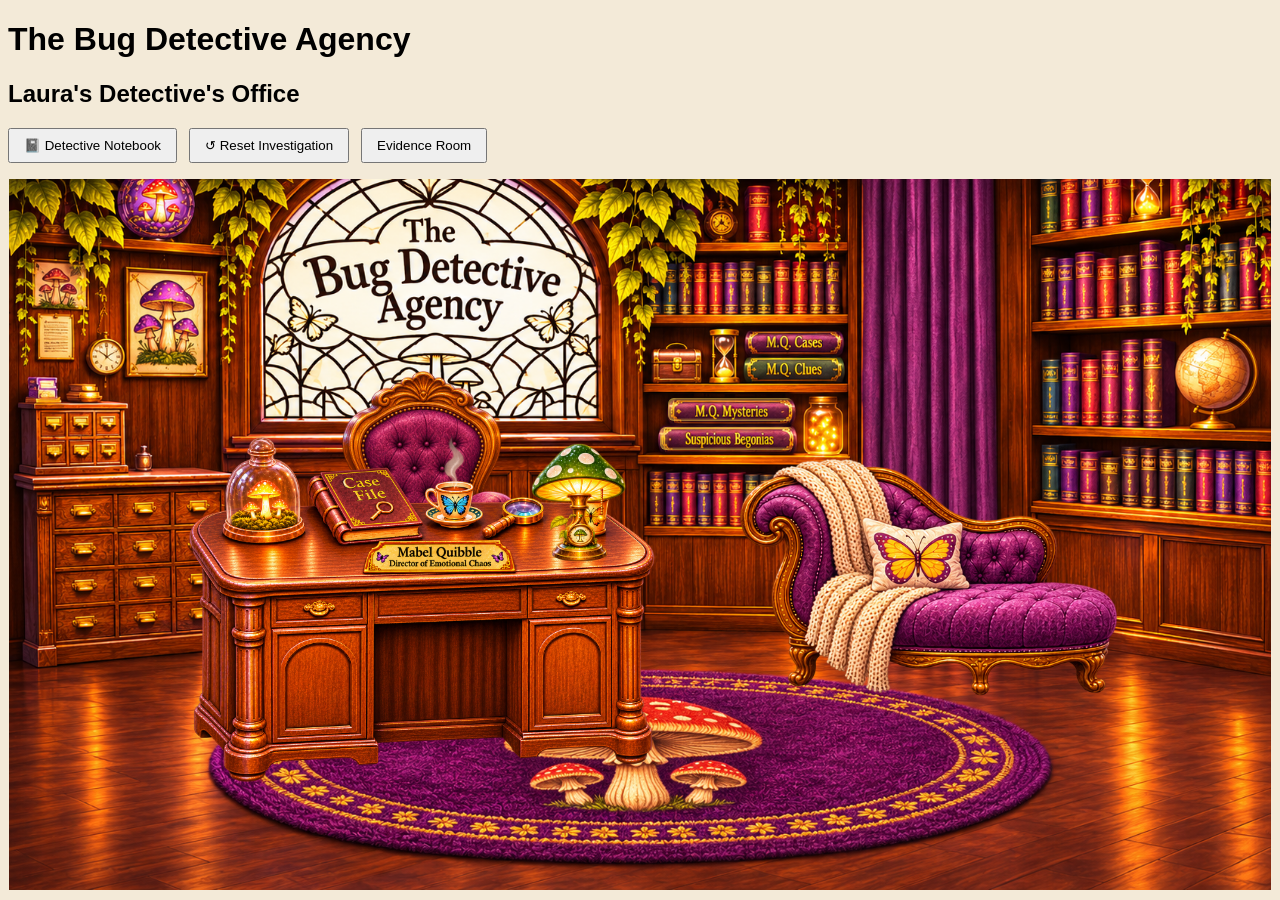
<file: index.html>
<!DOCTYPE html>
<html lang="en">
<head>
  <meta name="viewport" content="width=device-width, initial-scale=1">
  <title>The Bug Detective Agency</title>
  <link rel="stylesheet" href="style.css">
</head>
<body>

  <h1>The Bug Detective Agency</h1>
  <h2>Laura's Detective's Office</h2>

<div id="top-controls">
    <button type="button" id="notebook-button">
        📓 Detective Notebook
    </button>

    <button type="button" id="reset-investigation">
        ↺ Reset Investigation
    </button>
    <button type="button" id="visit-garden" hidden>
    Head to the Garden
    </button>
    <button type="button" id="open-evidence-room">Evidence Room</button>
</div>
<p class="rotate-hint">Rotate your device sideways for a wider view of the office.</p>
<div id="flower-lamp-offer" hidden>
    <p>Mabel: “Detective, Can I please bring my lamp to the office?”</p>
    <button type="button" id="accept-flower-lamp">Bring out the lamp</button>
</div>
  <main id="office">

    <section id="left-side">
<div id="window">
    <div class="window-glass">
        <div class="window-blind"></div>
        <div class="window-blind"></div>
        <div class="window-blind"></div>
        <div class="window-blind"></div>
    </div>
</div>
<!-- The bookshelves are painted into the background picture now, so #bookcase is only an
     invisible layer. The button below sits over the painted Suspicious Begonias book. -->
<div id="bookcase">
    <button type="button" id="mysteries-book" aria-label="M.Q. Mysteries: examine R04" aria-haspopup="dialog" aria-controls="record-r04-dialog"></button>
    <button
        type="button"
        id="begonia-book"
        class="special-book"
        aria-label="Suspicious Begonias"
    ></button>
</div>
        
  
<div id="chaise">

    <img src="images/objects/03_purple_chaise.png" alt="Mabel's purple velvet chaise with a cream knitted throw and a butterfly pillow">
        <div id="mabel">Mabel reading a battered case file (placeholder)</div>
  </div>

    </section>

    <section id="right-side">
      <!-- Decorative chair: sits behind the desk and never takes clicks. -->
      <img id="chair" src="images/objects/Whimsical_chair.png" alt="">

      <!-- Decorative flower floor lamp: behind the desk and the chaise, never takes clicks. -->
      <img id="flower-lamp" src="images/objects/04_orange_flower_floor_lamp (2).png" alt="" hidden>
      <img id="reward-table"
     src="images/objects/Ornate Table with Butterfly Flower Pot.png"
     alt=""
     hidden>
      <img id="flower-pot-2" src="images/objects/Flower Pot 2.png" alt="" hidden>
      <img id="flower-pot-3" src="images/objects/Flower Pot 3.png" alt="" hidden>
      <img id="sleeping-kitty" src="images/objects/Kitty in a Basket.png" alt="" hidden>
      <!-- Mario's mushroom lamp, standing on the desk. The picture is decoration;
           the button is the real control. It comes before #desk in the page so the
           keyboard Tab order stays the same (lamp, then Case File). -->
      <div id="mushroom-lamp">
        <img src="images/objects/06_mario_green_mushroom_lamp.png" alt="">
        <button type="button" class="desk-lamp" id="mario-lamp" aria-pressed="false">
         🟢 Mario's Lamp
        </button>
      </div>

      <div id="desk">

    <div class="desk-folder">
        📁 Case #001 — UNSOLVED
    </div>

    <div class="desk-nameplate">
        Mabel Quibble — Director of Emotional Chaos
    </div>

    <button id="case-file-button">
        Look at the Case File
    </button>
  </div>
</section>

<button
    type="button"
    id="filing-cabinet-button"
    class="cabinet-hotspot"
    aria-label="Examine the filing cabinet"
    title="Examine filing cabinet"
>
    <span class="visually-hidden">
        Examine filing cabinet
    </span>
</button>
<button type="button" id="filing-cabinet-r03" class="cabinet-hotspot" aria-label="Preview drawer R03" aria-haspopup="dialog" aria-controls="cabinet-preview"></button>
<button type="button" id="filing-cabinet-r05" class="cabinet-hotspot" aria-label="Preview drawer R05" aria-haspopup="dialog" aria-controls="cabinet-preview"></button>
<div id="tea-steam" hidden aria-hidden="true">
    <span class="steam steam-1"></span>
    <span class="steam steam-2"></span>
    <span class="steam steam-3"></span>
</div>
<div id="reward-plant" hidden aria-hidden="true">
    <img src="images/objects/Flower Pot 1.png" alt="">
</div>

</main>
<section id="garden-scene" aria-labelledby="garden-title" hidden>
    <h2 id="garden-title">The Garden</h2>
    <button type="button" id="return-to-office">Return to the Office</button>
    <img
        src="images/backgrounds/Sunlit Storybook Garden Retreat.png"
        alt="A sunlit storybook garden"
    >
</section>

  <section id="evidence-room" aria-labelledby="evidence-room-title" hidden>
    <h2 id="evidence-room-title">Evidence Room</h2>
    <button type="button" id="leave-evidence-room">Return to the Office</button>
    <p>Place your evidence here on the board. Help yourself to the magnets in the tray.</p>
    <div class="evidence-board-art">
        <div id="evidence-board-slots" aria-label="Whiteboard"></div>
        <div id="evidence-magnet-tray" role="group" aria-label="Place a magnet"></div>
        
    </div>
    <div id="evidence-board-records" role="group" aria-label="Collected records">
        <button type="button" data-pin-record="r01" hidden>Pin R01</button>
        <button type="button" data-pin-record="r02" hidden>Pin R02</button>
        <button type="button" data-pin-record="r03" hidden>Pin R03</button>
        <button type="button" data-pin-record="r04" hidden>Pin R04</button>
        <button type="button" data-pin-record="r05" hidden>Pin R05</button>
        <button type="button" id="pin-all-records" disabled>Pin All Collected Evidence</button>
        <button type="button" id="return-loose-magnets" disabled>Return to tray</button>
    </div>
    <p id="evidence-board-status" role="status"></p>
</section>

  <dialog id="case-panel" aria-labelledby="case-title">
  <h3 id="case-title">Case Files</h3>
  
  <button type="button" id="close-case-file">Close Case Files ✕</button>
    <ul>
      <li>Case #001: The Curious Case of the Mixed-Up Records — UNSOLVED
        <p>Three agency records disagree about a mysterious plant.</p>
        <h4>Evidence Records</h4>
        
<article>
  <section id="record-r01" aria-labelledby="record-r01-title">
    <h5 id="record-r01-title">R01 — Plant Delivery Register</h5>

    <h5>Bramblewick Garden Society</h5>
    <p>Official Plant Delivery Register</p>

    <p><strong>Register Number:</strong> BG-218</p>
    <p><strong>Date Received:</strong> September 18</p>
    <p><strong>Supplier:</strong> Fern & Fable Nursery</p>
    <p><strong>Item:</strong> 12 trays of begonias</p>
    <p><strong>Delivery Location:</strong> Service entrance</p>
    <p><strong>Recorded By:</strong> Penelope Finch</p>

  </section>

</article>

      </li>
    </ul>
  </dialog>
  <dialog id="notebook-panel" aria-labelledby="notebook-title">
    <h3 id="notebook-title">Detective Notebook</h3>

    <button type="button" id="close-notebook">Save & Close 📓</button>

<div class="notebook-tabs" aria-label="Notebook sections">
  <button type="button" class="notebook-tab active"
          data-page="evidence-page">
    Evidence
  </button>

  <button type="button" class="notebook-tab"
          data-page="notes-page">
    Field Notes
  </button>

  <button type="button" class="notebook-tab"
          data-page="case-page">
    Case #001
  </button>
</div>

    <p>
        Use this notebook to write down observations, questions, and theories.
    </p>
    <div id="evidence-page" class="notebook-page">
    <!-- Your EXISTING Collected Evidence section stays here -->
   
    <section id="notebook-evidence">
    <h4>Collected Evidence</h4>

    <p id="notebook-no-evidence">
        No collected documents yet.
    </p>
        
    <div id="notebook-r01" data-found-key="recordR01Found" hidden>
    <p>
        <strong>R01 — Plant Delivery Register</strong>
    </p>

    <p>Examined in the agency Case Files.</p>

    <button type="button" id="notebook-open-r01">
        Examine R01
    </button>
    </div>

    <div id="notebook-r02" data-found-key="recordR02Found" hidden>
        <p>
            <strong>R02 — Revised Plant Delivery Register</strong>
        </p>

        <p>Found in the agency filing cabinet.</p>

        <button type="button" id="notebook-open-r02">
            Examine R02
        </button>
    </div>

    <div id="notebook-r03" data-found-key="recordR03Found" hidden>
        <p><strong>R03 — Garden Maintenance Log (draft)</strong></p>
        <p>Found in the agency filing cabinet.</p>
        <button type="button" class="dialog-action" data-cabinet-record="filing-cabinet-r03">Examine R03</button>
    </div>

    <div id="notebook-r04" data-found-key="recordR04Found" hidden>
        <p><strong>R04 — Witness Observation (draft)</strong></p>
        <p>Found in M.Q. Mysteries.</p>
        <button type="button" id="notebook-open-r04" class="dialog-action">Examine R04</button>
    </div>

    <div id="notebook-r05" data-found-key="recordR05Found" hidden>
        <p><strong>R05 — Original Delivery Slip (draft)</strong></p>
        <p>Found in the agency filing cabinet.</p>
        <button type="button" class="dialog-action" data-cabinet-record="filing-cabinet-r05">Examine R05</button>
    </div>
    </section>
    </div>
    <div id="notes-page" class="notebook-page" hidden>
    <label for="detective-notes"><strong>Field Notes</strong></label>
    <textarea
        id="detective-notes"
        rows="12"
        placeholder="What did you notice? What seems suspicious? What questions do you have?"
    ></textarea>

    <p id="notes-status" aria-live="polite">Notebook ready.</p>
</div>
<div id="case-page" class="notebook-page" hidden>
  <h3>Case #001</h3>
  <h4>The Curious Case of the Mixed-Up Records</h4>
  <p>
    Several agency records disagree about a
    mysterious plant delivery.
  </p>
</div>

    
</dialog>

<!-- R02 — Revised Plant Delivery Register -->

<dialog id="record-r02-dialog" aria-labelledby="r02-title">

    <h3 id="r02-title">
        R02 — Revised Plant Delivery Register
    </h3>

    <p><strong>Bramblewick Garden Society</strong></p>
    <p>Revised Plant Delivery Register</p>

    <p><strong>Register Number:</strong> BG-218</p>
    <p><strong>Date:</strong> September 19</p>
    <p><strong>Supplier:</strong> Fern &amp; Fable Nursery</p>
    <p><strong>Item:</strong> 12 trays of begonias</p>
    <p><strong>Location:</strong> East Begonia Bed</p>

    <p id="r02-discovery-message" aria-live="polite"></p>

    <button type="button" id="close-r02">
        Return to Office
    </button>

</dialog>


<dialog id="case-archive" class="office-document" aria-labelledby="case-archive-title">
    <h3 id="case-archive-title">Case #000 — The Missing Garden Gnome</h3>
    <form method="dialog"><button type="submit" class="dialog-action">Close Archive ✕</button></form>
    <p><strong>Original recorded status: SOLVED</strong></p>
    <p id="mabel-dialogue">The flowers are innocent, Detective. It's what's hiding inside them that confounds me.</p>
    <p>Mr. Pickles disappeared. The earlier investigation accepted a prank explanation without sufficiently verifying his recovery. Historical records and photographs survived the cleanup.</p>
    <figure>
        <img src="images/objects/lost_mr._pickles.png" style="max-width: 100%; height: auto;" alt="A dark hole in the grass between the wooden arch and the fountain">
        <figcaption>Archived garden photo of the fall site, before the begonias arrived.</figcaption>
    </figure>
    <p><em>Archive placeholder: The report (R07) and statements are awaiting approval.</em></p>
</dialog>

<dialog id="cabinet-preview" class="office-document" aria-labelledby="cabinet-preview-title">
    <h3 id="cabinet-preview-title">Cabinet drawer preview</h3>
    <p><strong>Draft preview</strong></p>

<div id="filing-cabinet-r03-draft" class="cabinet-draft" hidden>
    <p><strong>Bramblewick Garden Society</strong></p>
    <p>Garden maintenance records mention work near the East Begonia Bed. Freshly disturbed soil was observed in the area, although the entry does not explain what caused the disturbance.</p>
    <p><em>Record details and author awaiting approval.</em></p>
</div>

<div id="filing-cabinet-r05-draft" class="cabinet-draft" hidden>
    <p><strong>Fern &amp; Fable Nursery</strong></p>
    <p>An original delivery slip records an order of twelve trays of begonias under reference BG-218. Its delivery details may help establish which information in the agency's registers came from the original shipment.</p>
    <p><em>Original delivery date, location and confirmation details awaiting approval.</em></p>
</div>
    <form method="dialog"><button type="submit" class="dialog-action">Return to Office</button></form>
</dialog>

<dialog id="record-r04-dialog" class="office-document" aria-labelledby="r04-title">
    <h3 id="r04-title">R04 — Witness Observation</h3>
    <p><strong><p><strong>Bramblewick Garden Society</strong></p>
<p>A witness reported seeing the begonias move when there was no noticeable breeze. The movement appeared unusual, but the witness could not determine what caused it.</p>
<p><em>Draft. Witness identity, observation date and exact statement awaiting approval.</em></p></strong> This record concerns a report that the begonias appeared to move. The witness, wording, and date are awaiting approval.</p>
    <form method="dialog"><button type="submit" class="dialog-action">Close R04</button></form>
</dialog>

<script src="script.js"></script>
<script src="evidence-board.js"></script>
</body>
</html>
</file>
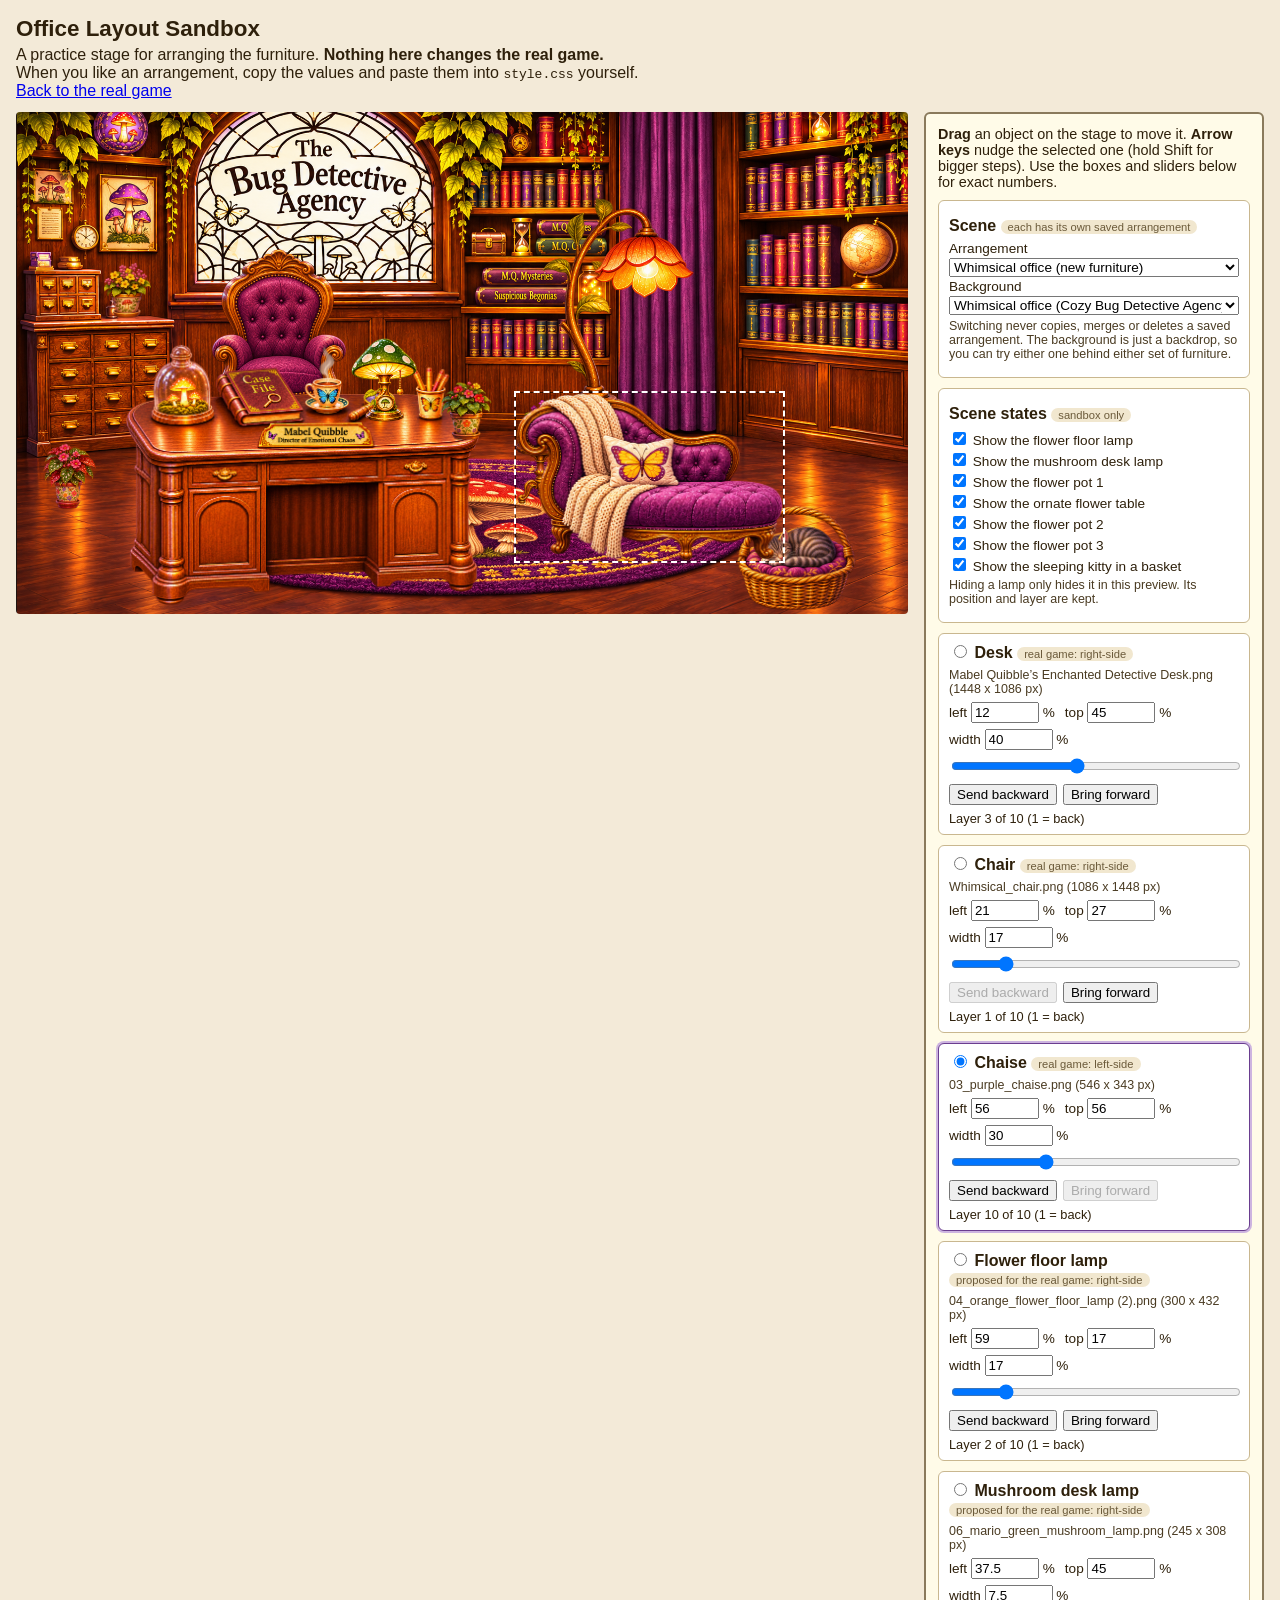
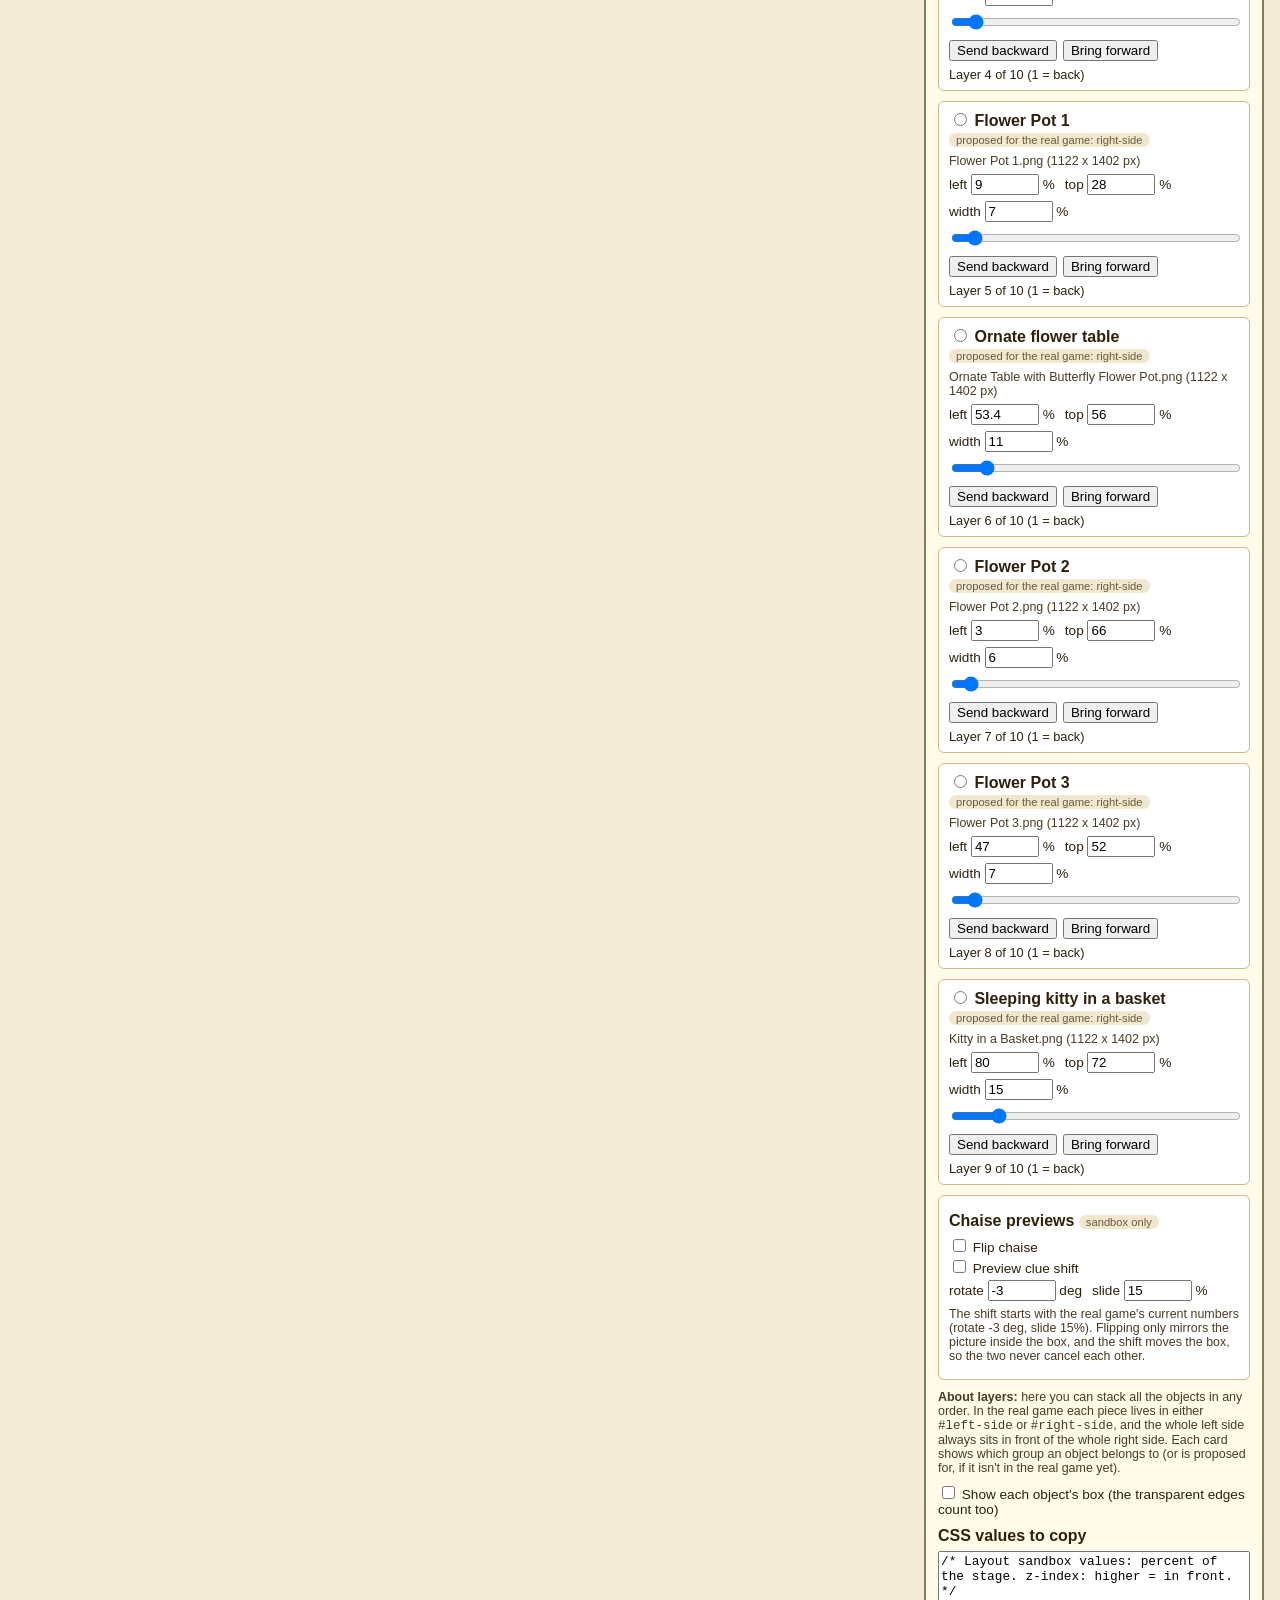
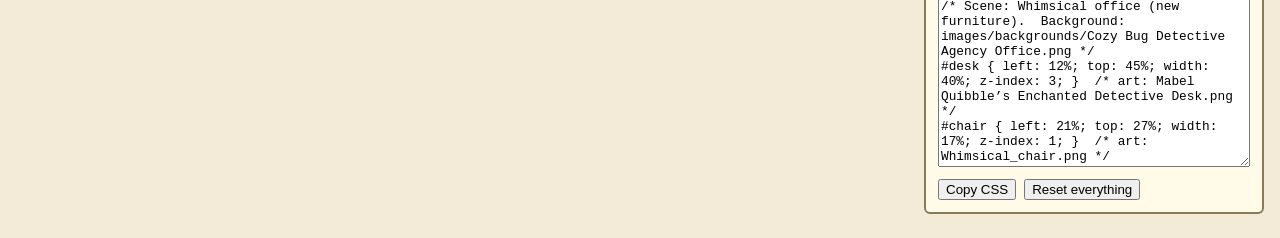
<file: layout-sandbox.html>
<!DOCTYPE html>
<html lang="en">
<head>
  <meta charset="UTF-8">
  <meta name="viewport" content="width=device-width, initial-scale=1">
  <title>Office Layout Sandbox</title>
  <link rel="stylesheet" href="layout-sandbox.css">
</head>
<body>

  <header class="top">
    <h1>Office Layout Sandbox</h1>
    <p class="note">
      A practice stage for arranging the furniture. <strong>Nothing here changes the real game.</strong>
      When you like an arrangement, copy the values and paste them into <code>style.css</code> yourself.
      <a href="index.html">Back to the real game</a>
    </p>
  </header>

  <div class="layout">

    <!-- THE STAGE: same 16:9 box and background as #office in the real game.
         layout-sandbox.js builds one .item per piece of furniture and positions it
         with left / top / width in percent of the stage. -->
    <div id="stage" class="stage" tabindex="0" role="group"
         aria-label="Office stage. Select an object, then use the arrow keys to nudge it."></div>

    <aside class="panel">

      <p class="help">
        <strong>Drag</strong> an object on the stage to move it.
        <strong>Arrow keys</strong> nudge the selected one (hold Shift for bigger steps).
        Use the boxes and sliders below for exact numbers.
      </p>

      <section class="previews scene-picker">
        <h2>Scene <span class="tag">each has its own saved arrangement</span></h2>
        <label class="option">
          Arrangement
          <select id="scene-select">
            <option value="whimsical">Whimsical office (new furniture)</option>
            <option value="sunlit">Earlier Sunlit office (your saved v2 arrangement)</option>
          </select>
        </label>
        <label class="option">
          Background
          <select id="background-select">
            <option value="cozy">Whimsical office (Cozy Bug Detective Agency Office)</option>
            <option value="sunlit">Sunlit window (the original, for comparison)</option>
          </select>
        </label>
        <p class="small">
          Switching never copies, merges or deletes a saved arrangement.
          The background is just a backdrop, so you can try either one behind either set of furniture.
        </p>
      </section>

      <section class="previews" id="scene-states" hidden>
        <h2>Scene states <span class="tag">sandbox only</span></h2>
        <div id="scene-states-list"></div>
        <p class="small">
          Hiding a lamp only hides it in this preview. Its position and layer are kept.
        </p>
      </section>

      <div id="cards"></div>

      <section class="previews">
        <h2>Chaise previews <span class="tag">sandbox only</span></h2>
        <label class="option">
          <input type="checkbox" id="flip-chaise">
          Flip chaise
        </label>
        <label class="option">
          <input type="checkbox" id="shift-preview">
          Preview clue shift
        </label>
        <div class="fields shift-fields">
          <label>rotate <input type="number" step="0.5" id="shift-rot"> deg</label>
          <label>slide <input type="number" step="0.5" id="shift-x"> %</label>
        </div>
        <p class="small" id="shift-note"></p>
      </section>

      <div id="layer-warning" class="warning" role="status" hidden></div>
      <p class="small">
        <strong>About layers:</strong> here you can stack all the objects in any order.
        In the real game each piece lives in either <code>#left-side</code> or <code>#right-side</code>,
        and the whole left side always sits in front of the whole right side.
        Each card shows which group an object belongs to (or is proposed for, if it isn't in the real game yet).
      </p>

      <label class="option">
        <input type="checkbox" id="show-boxes">
        Show each object's box (the transparent edges count too)
      </label>

      <h2>CSS values to copy</h2>
      <textarea id="readout" readonly rows="14" aria-label="Copyable CSS values"></textarea>
      <div class="actions">
        <button type="button" id="copy">Copy CSS</button>
        <button type="button" id="reset">Reset everything</button>
        <span id="status" role="status" aria-live="polite"></span>
      </div>

    </aside>
  </div>

  <script src="layout-sandbox.js"></script>
</body>
</html>
</file>
<file: style.css>
body {
  font-family: sans-serif;
  background-color: #f3ead8;
}

/* THE SCENE
   #office is the stage: a 16:9 box with the illustrated room as its background.
   position: relative makes it the parent container that the furniture below
   measures its percentages against. */
#office {
    position: relative;
    width: 100%;
    aspect-ratio: 16 / 9;
    overflow: hidden;

    background-image: url("images/backgrounds/Cozy Bug Detective Agency Office.png");
    background-size: contain;
    background-position: center;
    background-repeat: no-repeat;

    
}

/* The two old columns are now invisible layers that each cover the whole scene,
   so the furniture inside them is placed relative to the scene.
   pointer-events: none lets clicks fall through to whatever is underneath;
   the furniture turns clicks back on for itself. */
#left-side,
#right-side {
    position: absolute;
    inset: 0;
    padding: 0;
    border: none;
    pointer-events: none;
}

#left-side {
    z-index: 2;
}

#right-side {
    z-index: 1;
}

/* Mabel's chaise, on the rug, in front of everything on the right-hand layer.
   Approved in the layout sandbox: left / top / width are percent of the scene.
   (In the sandbox the chaise was layer 5 of 5. Here it lives in #left-side, which always
   sits in front of #right-side, so it is above the chair, flower lamp, desk and mushroom
   lamp automatically.) The flip is OFF, so the picture is drawn as it was painted. */
#chaise {
    position: absolute;
    left: 57.8%;
    top: 39.3%;
    width: 30%;
    z-index: 2;
    background: transparent;
    padding: 0;
    border: none;
    margin: 0;
    pointer-events: none;
}

#chaise img {
    width: 100%;
    height: auto;
    display: block;
}

/* THE RIGHT-HAND LAYER (#right-side)
   Five pieces, back to front, using the sandbox's approved order:
   chair (1) -> flower lamp (2) -> desk (3) -> mushroom lamp (4).
   All of them sit behind the chaise, which is in #left-side. */

/* Illustrated desk. The picture is the desk's background; the box is the same 4:3 shape
   as the picture (1448 x 1086), so left / top / width place it exactly as in the layout
   sandbox. The box itself ignores the mouse; only the Case File button on it is clickable. */
#desk {
    position: absolute;
    left: 14%;
    top: 35.1%;
    width: 37.3%;
    aspect-ratio: 1448 / 1086;
    z-index: 3;
    box-sizing: border-box;
    pointer-events: none;

    background-image: url("images/objects/Mabel Quibble\2019s Enchanted Detective Desk.png");
    background-size: 100% 100%;
    background-repeat: no-repeat;
}

/* Decorative chair: behind the desk (z-index 1 vs the desk's 3), never clickable. */
#chair {
    position: absolute;
    left: 24.4%;
    top: 26.6%;
    width: 17%;
    height: auto;
    z-index: 1;
    display: block;
    pointer-events: none;
}

/* Decorative orange flower floor lamp: behind the desk and behind the chaise, never
   clickable. Its flower head arches over the seating area. */
#flower-lamp {
    position: absolute;
    left: 62.9%;
    top: 17.1%;
    width: 19.7%;
    height: auto;
    z-index: 2;
    
    pointer-events: none;
}
#reward-table {
    position: absolute;
    left: 53.3%;
    top: 33%;
    width: 18.4%;
    height: auto;
    z-index: 0;
    pointer-events: none;
}

#flower-pot-2 {
    position: absolute;
    left: 92.2%;
    top: 22.1%;
    width: 6%;
    height: auto;
    z-index: 4;
    pointer-events: none;
}

#flower-pot-3 {
    position: absolute;
    left: 13.9%;
    top: 31.8%;
    width: 12.3%;
    height: auto;
    z-index: 4;
    pointer-events: none;
}

#sleeping-kitty {
    position: absolute;
    left: 0.9%;
    top: 70.8%;
    width: 15%;
    height: auto;
    z-index: 0;
    pointer-events: none;
}
/* Mario's mushroom lamp, standing on the desktop (in front of the desk). The box ignores
   the mouse; only the invisible button over the lamp itself is clickable. The box is the
   same shape as the picture (245 x 308). */
#mushroom-lamp {
    position: absolute;
    left: 41.4%;
    top: 37.2%;
    width: 7.5%;
    z-index: 4;
    pointer-events: none;
}

#mushroom-lamp img {
    display: block;
    width: 100%;
    height: auto;
    transition: filter 0.25s ease;
}

/* "On" look for the lamp: the painted lamp is always drawn lit, so turning it on adds a
   soft golden halo around the lamp's own outline (a drop-shadow follows the picture's shape,
   so there is no rectangle). :has() lets the picture react when the button gets .lamp-on. */
#mushroom-lamp:has(.lamp-on) img {
    filter: drop-shadow(0 0 8px rgba(255, 226, 138, 0.95)) drop-shadow(0 0 18px rgba(255, 200, 90, 0.55));
}

/* The two clickable things are real buttons laid invisibly over the painted art.
   Their words are still there for screen readers (and script.js still swaps the Case File
   label); color: transparent just stops the words from being drawn on top of the picture. */
#case-file-button,
#mario-lamp {
    position: absolute;
    box-sizing: border-box;
    appearance: none;
    margin: 0;
    padding: 0;
    border: none;
    border-radius: 6px;
    background: transparent;
    color: transparent;
    font-size: 1rem;
    overflow: hidden;
    cursor: pointer;
    pointer-events: auto;
}

/* Case File: over the painted book on the desk (measured on the 1448 x 1086 desk picture,
   as percent of the desk box). */
#case-file-button {
    left: 27%;
    top: 12%;
    width: 23%;
    height: 20%;
}

/* Mario's lamp button: over the lamp itself, inside the lamp's box. The four numbers are
   the lamp picture's transparent margins (top right bottom left). */
#mario-lamp {
    inset: 0.3% 0.4% 0.6% 0.8%;
}

/* Visible keyboard focus for both: a two-tone ring (light gold + dark brown) that reads on
   dark wood and on the lit lamp. Same recipe as the Suspicious Begonias button. */
#case-file-button:focus-visible,
#mario-lamp:focus-visible {
    outline: 3px solid #ffe28a;
    outline-offset: 2px;
    box-shadow: 0 0 0 2px #3b2400;
}

/* The folder label and the nameplate are painted on the new desk (the nameplate reads
   "Mabel Quibble, Director of Emotional Chaos"), so the HTML versions are no longer drawn.
   Their words stay in the page for screen readers. */
.desk-folder,
.desk-nameplate {
    position: absolute;
    width: 1px;
    height: 1px;
    margin: -1px;
    padding: 0;
    border: 0;
    overflow: hidden;
    clip-path: inset(50%);
    white-space: nowrap;
}

#case-panel {
    background-color: #fff8e7;
    background-image: url("images/backgrounds/file_paper_copy.png");
    background-position: center;
    background-repeat: no-repeat;
    background-size: 100% 100%;
}
/* CASE FILES POPUP NOTEBOOK */

#case-panel {
    width: min(600px, calc(100vw - 32px));
    max-height: calc(100dvh - 32px);
    box-sizing: border-box;
    overflow-y: auto;
    margin: auto;
    padding: 24px;
    border-radius: 12px;
}

/* Darken the office behind the open notebook */
#case-panel::backdrop {
    background-color: rgba(20, 12, 30, 0.65);
}

/* Keep the close button easy to recognize */
#close-case-file,
#close-notebook,
#close-r02,
#notebook-open-r01,
#notebook-open-r02,
.dialog-action {
    min-height: 44px;
    padding: 8px 12px;
    font: inherit;
    font-size: 0.9375rem;
    cursor: pointer;
}

#close-case-file {
    margin-bottom: 12px;
}

/* Our illustrated background already has a window,
   so the old HTML placeholder window stays hidden. */
#window {
    display: none;
    background-color: #a9c9d4;
    padding: 12px;
    border: 5px solid #393b3d;
    border-radius: 5px;
}

.window-glass {
    background-color: #77d4f3;
    padding: 12px;
}

.window-blind {
    height: 4px;
    background-color: #110b00;
    margin-bottom: 4px;
    border-bottom: 2px solid #110a00;
}

/* The bookshelves are painted into the background, so there is no bookcase picture any more.
   #bookcase is now just an invisible layer that covers the whole scene, so the Begonias
   button below can be placed in percent of the scene. It never takes clicks itself. */
#bookcase {
    position: absolute;
    inset: 0;
    z-index: 1;
    pointer-events: none;
}

#begonia-book,
#mysteries-book {
    position: absolute;
    /* The "Suspicious Begonias" book painted on the shelf: measured at x 862-1040, y 328-359
       px of the 1670 x 941 background, converted to percent of the scene. (The background is
       drawn with "contain", so it is 0.17% narrower than the scene and centred; that is
       included in the left value.) */
    left: 51.6%;
    top: 34.9%;
    width: 10.6%;
    height: 3.3%;

    box-sizing: border-box;
    appearance: none;
    margin: 0;
    padding: 0;
    border: none;
    border-radius: 6px;
    cursor: pointer;
    pointer-events: auto;

    /* The old clipped corner is gone: in the approved layout the chaise starts below the
       book, so nothing is drawn in front of it any more and the whole book can be clicked. */

    /* Golden edge light, kept OFF the lettering. Three thin gradients hug the top edge,
       the bottom edge and the left spine, each fading to clear within a few percent of
       the button's size. The middle of the book, where the gold title sits, gets no
       tint at all. Percentages are shares of the button's own box. */
    background:
        linear-gradient(to bottom, rgba(255, 215, 80, 0.60) 0%, rgba(255, 215, 80, 0) 14%),
        linear-gradient(to top,    rgba(255, 215, 80, 0.60) 0%, rgba(255, 215, 80, 0) 14%),
        linear-gradient(to right,  rgba(255, 215, 80, 0.60) 0%, rgba(255, 215, 80, 0) 7%);
}

/* M.Q. Mysteries sits on the shelf above Suspicious Begonias. */
#mysteries-book {
    left: 52.2%;
    top: 30.8%;
    width: 9.9%;
    height: 3.3%;
}

/* Hover: the same edge light, a little brighter and a little deeper, still short of the words. */
#begonia-book:hover,
#mysteries-book:hover,
#mysteries-book:focus-visible,
#begonia-book:focus-visible {
    box-shadow: 0 0 8px rgba(255, 206, 92, 0.85), 0 0 14px rgba(255, 180, 65, 0.45);
    background:
        linear-gradient(to bottom, rgba(255, 230, 120, 0.90) 0%, rgba(255, 215, 80, 0) 18%),
        linear-gradient(to top,    rgba(255, 230, 120, 0.90) 0%, rgba(255, 215, 80, 0) 18%),
        linear-gradient(to right,  rgba(255, 230, 120, 0.90) 0%, rgba(255, 215, 80, 0) 9%);
}

/* Keyboard focus: a two-tone ring (light gold + dark brown), readable on both pale and
   dark wood. */
#begonia-book:focus-visible,
#mysteries-book:focus-visible {
    outline: 3px solid #ffe28a;
    outline-offset: 2px;
    box-shadow: 0 0 0 2px #3b2400, 0 0 12px rgba(255, 206, 92, 0.8);
}

/* After the first clue: the chaise slides to the right (approved in the layout sandbox).
   Percent in translateX is a share of the chaise's own width. */
#chaise.chaise-shifted {
    transform: rotate(0deg) translateX(20%);
    transition: transform 0.5s ease;
}

/* Mabel's dialogue line.
   Her words stay above the furnishings and never block clicks.
   Placed on the open floor between the chaise and the desk so it covers no furniture.
   The soft dark backing keeps the pink text readable over the light rug. */
#mabel-dialogue {
    font-style: italic;
}

#mabel {
    display: none;
}
/* TOP CONTROL BUTTONS */

#top-controls {
    display: flex;
    gap: 12px;
    margin-bottom: 16px;
    flex-wrap: wrap;
}

#top-controls button {
    padding: 8px 14px;
    cursor: pointer;
}


/* DETECTIVE NOTEBOOK */

#notebook-panel {
    width: min(600px, calc(100vw - 32px));
    max-height: calc(100dvh - 32px);
    box-sizing: border-box;
    overflow-y: auto;
    margin: auto;
    padding: 24px;
    border: 2px solid #8a7a5c;
    border-radius: 12px;
    background-color: #fffdf4;
}

#notebook-panel::backdrop {
    background-color: rgba(20, 12, 30, 0.65);
}

#detective-notes {
    width: 100%;
    box-sizing: border-box;
    margin-top: 8px;
    margin-bottom: 12px;
    padding: 12px;
    resize: vertical;
    line-height: 1.6;

    /* Handwriting-style look */
    font-family: "Segoe Print", "Bradley Hand", "Comic Sans MS", cursive;
    font-size: 1.05rem;

    background-color: #fffef8;
    border: 1px solid #b8ab8a;
    border-radius: 8px;
}

#notes-status {
    font-style: italic;
    color: #5a4f3b;
}

/* Filing cabinet clue hotspot */

.cabinet-hotspot {
    position: absolute;
    left: 3.5%;
    width: 5%;
    height: 5%;

    padding: 0;
    border: none;
    background: transparent;
    border-radius: 5px;
    cursor: pointer;
    z-index: 5;
}


#filing-cabinet-button { top: 50%; }
#filing-cabinet-r03 { top: 59.5%; 
                      left: 8.5%;}
#filing-cabinet-r05 { top: 43.75%;
                      left: 12.75%;}

/* Subtle clue glow */

.cabinet-hotspot:hover,
.cabinet-hotspot:focus-visible {
    background: rgba(255, 210, 100, 0.12);
    outline: 2px solid rgba(255, 215, 120, 0.65);
    box-shadow: 0 0 14px rgba(255, 190, 70, 0.45);
}

/* Accessible text hidden visually */

.visually-hidden {
    position: absolute;
    width: 1px;
    height: 1px;
    padding: 0;
    margin: -1px;
    overflow: hidden;
    clip: rect(0, 0, 0, 0);
    white-space: nowrap;
    border: 0;
}

/* Revised register */

.office-document,
#record-r02-dialog {
    width: min(600px, calc(100vw - 32px));
    max-height: calc(100dvh - 32px);
    box-sizing: border-box;
    overflow-y: auto;
    margin: auto;
    padding: 28px;
    background: #fff9e9;
    border: 2px solid #837052;
    border-radius: 12px;
}

.office-document::backdrop,
#record-r02-dialog::backdrop {
    background: rgba(20, 12, 30, 0.65);
}

/* Collected Evidence inside the Detective Notebook */

#notebook-evidence {
    margin: 18px 0;
    padding: 14px;
    border: 1px solid #b8ab8a;
    border-radius: 8px;
    background-color: #fff9e9;
}

#notebook-evidence h4 {
    margin-top: 0;
}

#notebook-open-r02 {
    padding: 8px 14px;
    cursor: pointer;
}
/* R02 reward — animated tea steam */

#tea-steam {
    position: absolute;
    left: 34%;
    top: 39%;
    width: 8%;
    height: 14%;
    pointer-events: none;
    z-index: 6;
}

.steam {
    position: absolute;
    bottom: 0;
    width: 16px;
    height: 36px;
    border-radius: 50%;
    background: rgba(255, 255, 255, 0.45);
    filter: blur(6px);
    opacity: 0;

    animation: steam-rise 4s ease-in-out infinite;
}

.steam-1 {
    left: 8%;
    animation-delay: 0s;
}

.steam-2 {
    left: 36%;
    animation-delay: 1.1s;
}

.steam-3 {
    left: 62%;
    animation-delay: 2.2s;
}

@keyframes steam-rise {
    0% {
        transform: translateY(10px) translateX(0px) scale(0.8);
        opacity: 0;
    }

    20% {
        opacity: 0.45;
    }

    50% {
        transform: translateY(-18px) translateX(3px) scale(1);
        opacity: 0.35;
    }

    100% {
        transform: translateY(-42px) translateX(-4px) scale(1.15);
        opacity: 0;
    }
}

/* R02 reward — new potted plant */

#reward-plant {
    position: absolute;
    left: 10.4%;
    top: 28.2%;
    width: 7%;
    pointer-events: none;
    z-index: 6;

    filter: drop-shadow(0 2px 3px rgba(0, 0, 0, 0.25));
    animation: plant-pop-in 450ms ease-out;
}

#reward-plant img {
    display: block;
    width: 100%;
    height: auto;
}

@keyframes plant-pop-in {
    0% {
        transform: scale(0.7);
        opacity: 0;
    }

    100% {
        transform: scale(1);
        opacity: 1;
    }
}
.rotate-hint {
    display: none;
}

@media (max-width: 600px) and (orientation: portrait) and (pointer: coarse) {
    .rotate-hint {
        display: block;
        margin: 0 0 0.75rem;
        font-size: 0.9rem;
    }
}

.notebook-tabs {
    display: flex;
    gap: 5px;
    margin: 16px 0;
    flex-wrap: wrap;
}

.notebook-tab {
    padding: 12px 16px;
    border: 1px solid #80528f;
    border-radius: 8px 8px 0 0;
    background: #cfb1dc;
    color: #302039;
    cursor: pointer;
}

.notebook-tab.active {
    background: #8150a0;
    color: white;
    font-weight: bold;
}

.notebook-tab:focus-visible {
    outline: 3px solid #d4a54a;
    outline-offset: 2px;
}

.notebook-page[hidden] {
    display: none !important;
}
#case-title,
#case-archive-title,
#r02-title,
#r04-title {
    font-family: Georgia, serif;
    color: #493052;
    border-bottom: 2px solid #a48254;
    padding-bottom: 0.5rem;
    margin-top: 0;
}

#record-r01 {
    margin-top: 0.5rem;
    padding: 0.75rem;
    border: 1px solid #b8a57f;
    background: #fffdf4;
}
#accept-flower-lamp {
    padding: 8px 16px;
    font-size: 1rem;

}#office[hidden],
#garden-scene[hidden],
#visit-garden[hidden] {
    display: none;
}

#garden-scene img {
    display: block;
    max-width: 100%;
    height: auto;
}
#evidence-room[hidden],
#open-evidence-room[hidden],
#evidence-board-records button[hidden] {
    display: none;
}

.evidence-board-art {
    position: relative;
    width: 100%;
    aspect-ratio: 1672 / 941;
    min-height: 370px;
    background: url("images/backgrounds/Mabel Evidence Room.png") center / 100% 100%;
}

#evidence-board-slots {
    position: absolute;
    inset: 12% 15% 20%;
}

.evidence-board-card {
    box-sizing: border-box;
    position: absolute;
    width: min(42%, 16rem);
    max-height: 100%;
    padding: 4px;
    overflow: auto;
    color: #2d2130;
    background: #fff3d8;
    border-radius: 4px;
    box-shadow: 0 2px 5px #35223355;
    font-size: clamp(0.75rem, 1.5vw, 1rem);
    overflow-wrap: anywhere;
}

.evidence-board-card p {
    margin: 0.35em 0;
}

.evidence-board-card select,
.evidence-board-card button {
    max-width: 100%;
}

.evidence-board-magnets {
    width: 100%;
    border: 0;
    background: transparent;
    touch-action: none;
    cursor: grab;
    display: flex;
    justify-content: space-evenly;
}

.evidence-board-magnets img,
#evidence-magnet-tray img {
    display: block;
    width: 30px;
    height: 30px;
    object-fit: contain;
}

.evidence-board-loose {
    background: transparent;
    box-shadow: none;
    text-align: center;
}

#evidence-magnet-tray {
    position: absolute;
    top: 86%;
    left: 34%;
    display: flex;
    gap: 4px;
}

#evidence-magnet-tray button {
    padding: 0;
    border: 2px solid transparent;
    background: #3d231b;
    border-radius: 50%;
    cursor: pointer;
}

#evidence-magnet-tray button[aria-pressed="true"] {
    border-color: #fff1ae;
}


.evidence-board-card:focus-within { z-index: 1; }
.evidence-board-loose { width: fit-content; }
</file>
<file: layout-sandbox.css>
/* Styles for the layout sandbox only. The real game's style.css is not used here. */

body {
  font-family: sans-serif;
  background-color: #f3ead8;
  margin: 0;
  padding: 12px 16px 24px;
  color: #2e200b;
}

.top h1 {
  margin: 4px 0;
  font-size: 1.4rem;
}

.note {
  margin: 0 0 12px;
  max-width: 70ch;
}

.layout {
  display: grid;
  grid-template-columns: minmax(0, 1fr) 340px;
  gap: 16px;
  align-items: start;
}

/* THE STAGE: the same recipe as #office in the real game. */
.stage {
  position: relative;
  width: 100%;
  aspect-ratio: 16 / 9;
  overflow: hidden;
  background-color: #1d1410;
  background-image: url("images/backgrounds/Sunlit Warm Wooden Study with Centered Window.png");
  background-size: contain;
  background-position: center;
  background-repeat: no-repeat;
  touch-action: none;
  user-select: none;
  border-radius: 4px;
}

.stage:focus-visible {
  outline: 3px solid #6a3d8f;
  outline-offset: 2px;
}

/* An item is a transparent box. Its left / top / width are set by script.js. */
.item {
  position: absolute;
  pointer-events: none;
}

.item img {
  display: block;
  width: 100%;
  height: auto;
}

/* Only the .hit area catches the mouse, so transparent edges don't grab clicks. */
.item .hit {
  position: absolute;
  inset: var(--hit, 0);
  pointer-events: auto;
  cursor: grab;
}

.stage.dragging .hit {
  cursor: grabbing;
}

/* Chaise previews. Two different elements carry the two effects, so neither
   transform can overwrite the other:
   - .flipped mirrors the PICTURE inside the box
   - .shifted rotates / slides the BOX (same recipe as #chaise.chaise-shifted in the real game) */
.item.flipped img {
  transform: scaleX(-1);
}

.item.shifted {
  transform: rotate(var(--shift-rot, -4deg)) translateX(var(--shift-x, 2%));
  transition: transform 0.5s ease;
}

@media (prefers-reduced-motion: reduce) {
  .item.shifted {
    transition: none;
  }
}

/* Scene picker and show/hide section. */
.scene-picker select {
  display: block;
  width: 100%;
  margin-top: 2px;
  font-size: 0.85rem;
}

.card.is-hidden {
  opacity: 0.65;
}

.item[hidden] {
  display: none;
}

.tag {
  font-size: 0.7rem;
  font-weight: normal;
  color: #6b5a3a;
  background-color: #f1e7cf;
  border-radius: 10px;
  padding: 1px 7px;
  white-space: nowrap;
}

.small {
  margin: 4px 0 8px;
  font-size: 0.78rem;
  color: #4a3b22;
}

.art-info {
  margin: 0 0 6px;
  word-break: break-word;
}

.check-note {
  margin: 0 0 8px;
  padding: 6px 8px;
  font-size: 0.78rem;
  background-color: #fff3c4;
  border: 1px solid #d8b845;
  border-radius: 4px;
}

.warning {
  margin: 8px 0;
  padding: 8px 10px;
  font-size: 0.8rem;
  background-color: #ffe3d6;
  border: 1px solid #d9774a;
  border-radius: 4px;
}

.previews {
  border: 1px solid #c9b78f;
  border-radius: 6px;
  padding: 8px 10px;
  margin-bottom: 10px;
  background-color: #ffffff;
}

.previews h2 {
  margin-top: 0;
}

.previews .option {
  margin: 2px 0;
}

.shift-fields {
  margin-top: 4px;
}

.item.selected {
  outline: 2px dashed #ffffff;
  box-shadow: 0 0 0 1px rgba(0, 0, 0, 0.6);
}

.stage.show-boxes .item {
  outline: 1px dashed rgba(255, 255, 255, 0.85);
}

.stage.show-boxes .item.selected {
  outline: 2px dashed #ffffff;
}

.stage.show-boxes .hit {
  outline: 1px dotted rgba(255, 230, 120, 0.9);
}

/* The control panel. */
.panel {
  background-color: #fffbe8;
  border: 2px solid #8a7a5c;
  border-radius: 6px;
  padding: 12px;
}

.help {
  margin: 0 0 10px;
  font-size: 0.9rem;
}

.card {
  border: 1px solid #c9b78f;
  border-radius: 6px;
  padding: 8px 10px;
  margin-bottom: 10px;
  background-color: #ffffff;
}

.card.active {
  border-color: #6a3d8f;
  box-shadow: 0 0 0 2px #cdb4e0;
}

.card h3 {
  margin: 0 0 6px;
  font-size: 1rem;
}

.fields {
  display: flex;
  flex-wrap: wrap;
  gap: 6px 10px;
  margin-bottom: 6px;
}

.fields label {
  font-size: 0.85rem;
}

.fields input[type="number"] {
  width: 4.5em;
}

.card input[type="range"] {
  width: 100%;
}

.layer {
  display: flex;
  flex-wrap: wrap;
  align-items: center;
  gap: 6px;
  margin-top: 6px;
  font-size: 0.8rem;
}

.option {
  display: block;
  margin: 4px 0 10px;
  font-size: 0.85rem;
}

.panel h2 {
  margin: 8px 0 6px;
  font-size: 1rem;
}

#readout {
  width: 100%;
  box-sizing: border-box;
  font-family: Consolas, monospace;
  font-size: 0.8rem;
}

.actions {
  display: flex;
  flex-wrap: wrap;
  align-items: center;
  gap: 8px;
  margin-top: 8px;
}

#status {
  font-size: 0.85rem;
  color: #3b6b3b;
}

button {
  cursor: pointer;
}

@media (max-width: 900px) {
  .layout {
    grid-template-columns: minmax(0, 1fr);
  }
}
</file>
